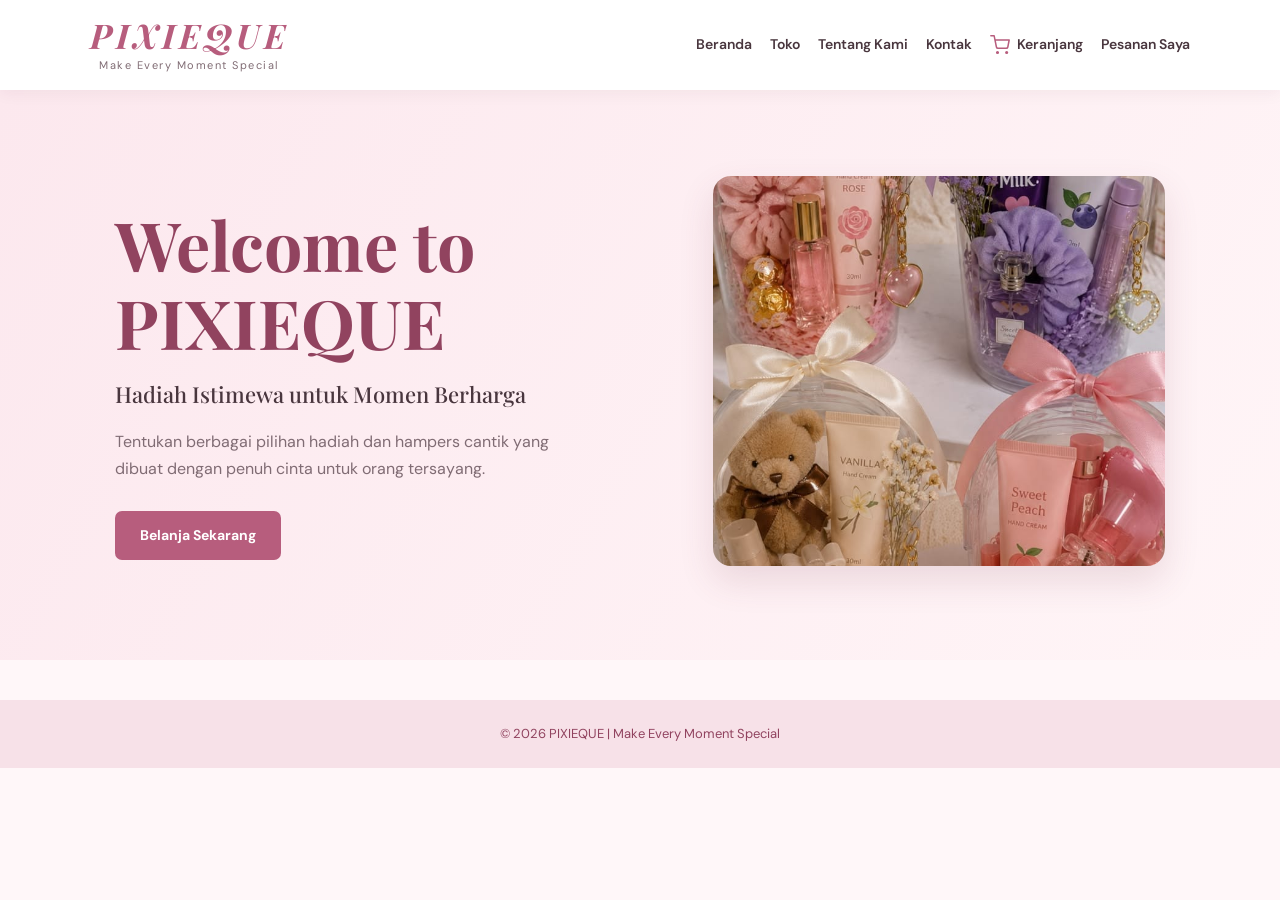
<file: index.html>
<!DOCTYPE html>
<html lang="id">
<head>
    <meta charset="UTF-8">
    <meta name="viewport" content="width=device-width, initial-scale=1.0">
    <title>PIXIEQUE - Gift & Hampers Shop</title>
    <link rel="stylesheet" href="style.css">
</head>
<body>

<header class="navbar">
    <div class="brand">
        <h1 class="logo">PIXIEQUE</h1>
        <p>Make Every Moment Special</p>
    </div>

    <nav>
        <a href="index.html">Beranda</a>
        <a href="toko.html">Toko</a>
        <a href="tentang.html">Tentang Kami</a>
        <a href="kontak.html">Kontak</a>

        <a href="keranjang.html" class="cart-link">
            <svg viewBox="0 0 24 24" aria-hidden="true">
                <circle cx="9" cy="21" r="1"></circle>
                <circle cx="20" cy="21" r="1"></circle>
                <path d="M1 1h4l2.68 13.39a2 2 0 0 0 2 1.61h9.72a2 2 0 0 0 2-1.61L23 6H6"></path>
            </svg>
            Keranjang
        </a>

        <a href="pesanan.html">Pesanan Saya</a>
    </nav>
</header>

<main>
    <section class="hero">
        <div class="hero-content">
            <h2>Welcome to PIXIEQUE</h2>
            <h3>Hadiah Istimewa untuk Momen Berharga</h3>

            <p>
                Tentukan berbagai pilihan hadiah dan hampers cantik
                yang dibuat dengan penuh cinta untuk orang tersayang.
            </p>

            <a href="toko.html" class="btn">Belanja Sekarang</a>
        </div>

        <div class="hero-image">
            <img src="images/hero-gift.jpeg" alt="Gift Hampers PIXIEQUE">
        </div>
    </section>
</main>

<footer>
    <p>© 2026 PIXIEQUE | Make Every Moment Special</p>
</footer>

</body>
</html>
</file>
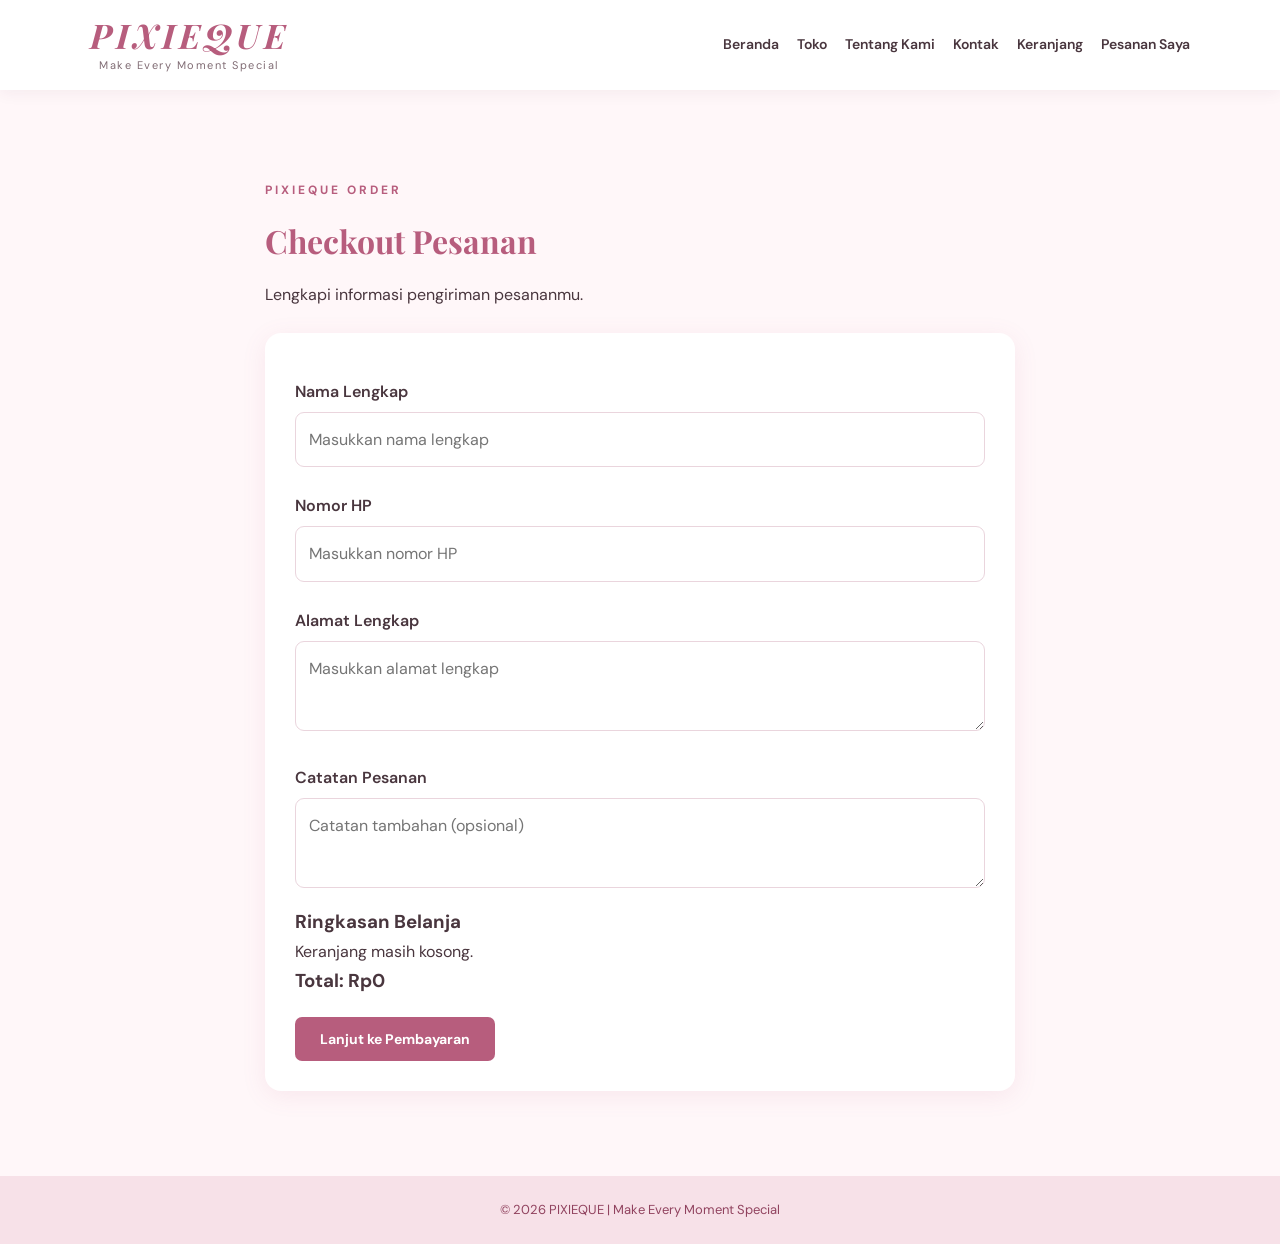
<file: checkout.html>
<!DOCTYPE html>
<html lang="id">
<head>
    <meta charset="UTF-8">
    <meta name="viewport" content="width=device-width, initial-scale=1.0">
    <title>Checkout - PIXIEQUE</title>
    <link rel="stylesheet" href="style.css">
</head>
<body>
<header class="navbar">
    <a href="index.html" class="brand">
        <h1 class="logo">PIXIEQUE</h1>
        <p>Make Every Moment Special</p>
    </a>
    <nav>
        <a href="index.html">Beranda</a>
        <a href="toko.html">Toko</a>
        <a href="tentang.html">Tentang Kami</a>
        <a href="kontak.html">Kontak</a>
        <a href="keranjang.html">Keranjang</a>
        <a href="pesanan.html">Pesanan Saya</a>
    </nav>
</header>

<main class="checkout-page">
    <span class="eyebrow">PIXIEQUE ORDER</span>
    <h2>Checkout Pesanan</h2>
    <p>Lengkapi informasi pengiriman pesananmu.</p>

    <form id="checkout-form" class="checkout-form">
        <label>Nama Lengkap</label>
        <input type="text" id="nama" required placeholder="Masukkan nama lengkap">

        <label>Nomor HP</label>
        <input type="tel" id="telepon" required placeholder="Masukkan nomor HP">

        <label>Alamat Lengkap</label>
        <textarea id="alamat" required placeholder="Masukkan alamat lengkap"></textarea>

        <label>Catatan Pesanan</label>
        <textarea id="catatan" placeholder="Catatan tambahan (opsional)"></textarea>

        <h3>Ringkasan Belanja</h3>
        <div id="checkout-summary"></div>
        <h3>Total: <span id="checkout-total">Rp0</span></h3>

        <button type="submit" class="btn">Lanjut ke Pembayaran</button>
    </form>
</main>

<footer>
    <p>© 2026 PIXIEQUE | Make Every Moment Special</p>
</footer>
<script src="script.js"></script>
</body>
</html>
</file>
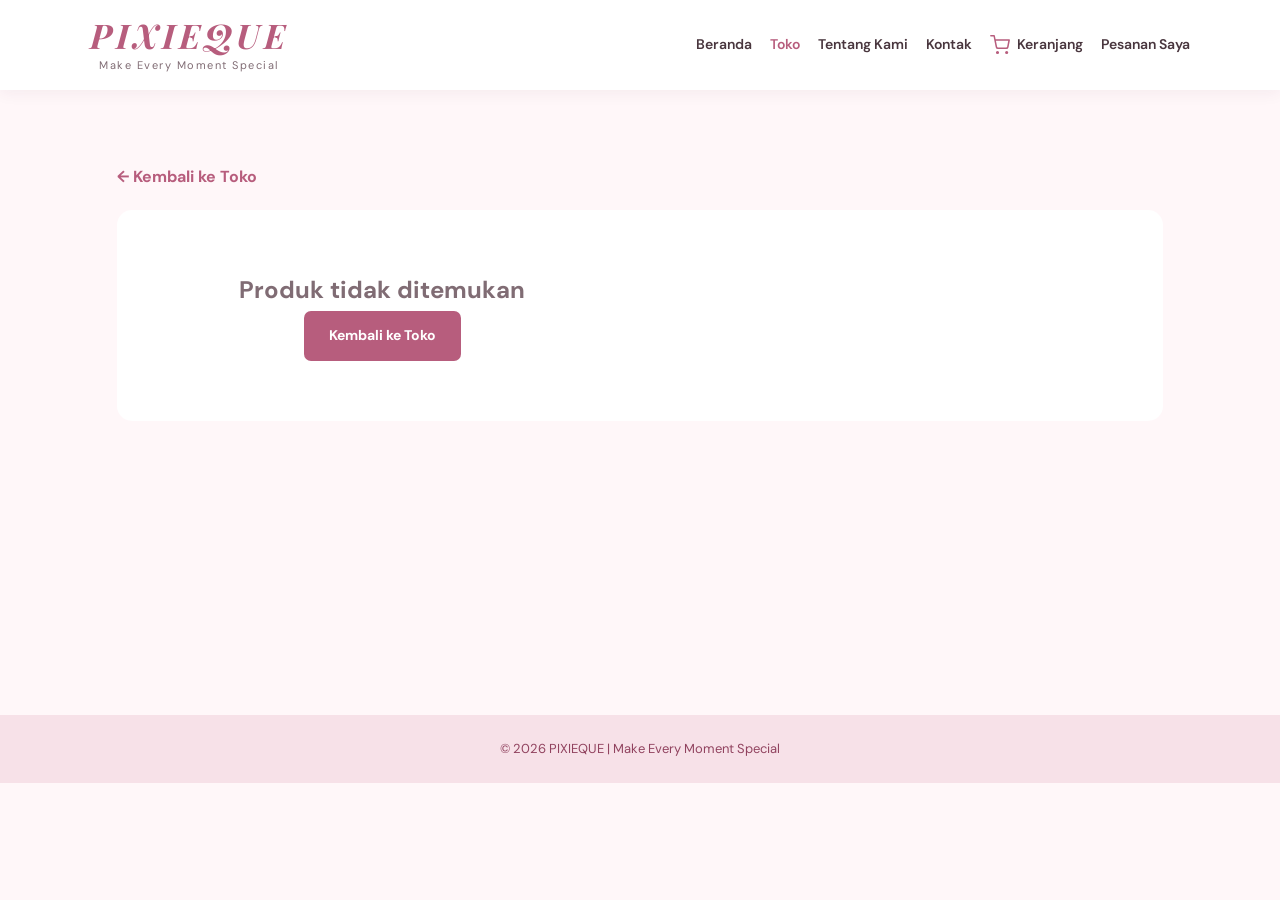
<file: detail.html>
<!DOCTYPE html>
<html lang="id">
<head>
    <meta charset="UTF-8">
    <meta name="viewport" content="width=device-width, initial-scale=1.0">
    <title>Detail Produk - PIXIEQUE</title>
    <link rel="stylesheet" href="style.css">
    <script src="script.js" defer></script>
</head>
<body>

<header class="navbar">
    <a href="index.html" class="brand">
        <h1 class="logo">PIXIEQUE</h1>
        <p>Make Every Moment Special</p>
    </a>
    <nav>
        <a href="index.html">Beranda</a>
        <a class="active" href="toko.html">Toko</a>
        <a href="tentang.html">Tentang Kami</a>
        <a href="kontak.html">Kontak</a>
        <a href="keranjang.html" class="cart-link">
    <svg viewBox="0 0 24 24" aria-hidden="true">
        <circle cx="9" cy="21" r="1"></circle>
        <circle cx="20" cy="21" r="1"></circle>
        <path d="M1 1h4l2.68 13.39a2 2 0 0 0 2 1.61h9.72a2 2 0 0 0 2-1.61L23 6H6"></path>
    </svg>
    Keranjang
</a>
        <a href="pesanan.html">Pesanan Saya</a>
    </nav>
</header>

<main class="page-container">
    <a href="toko.html" class="text-link">← Kembali ke Toko</a>

    <section id="product-detail" class="detail-layout">
        <p>Memuat detail produk...</p>
    </section>
</main>

<footer>
    <p>© 2026 PIXIEQUE | Make Every Moment Special</p>
</footer>

</body>
</html>
</file>
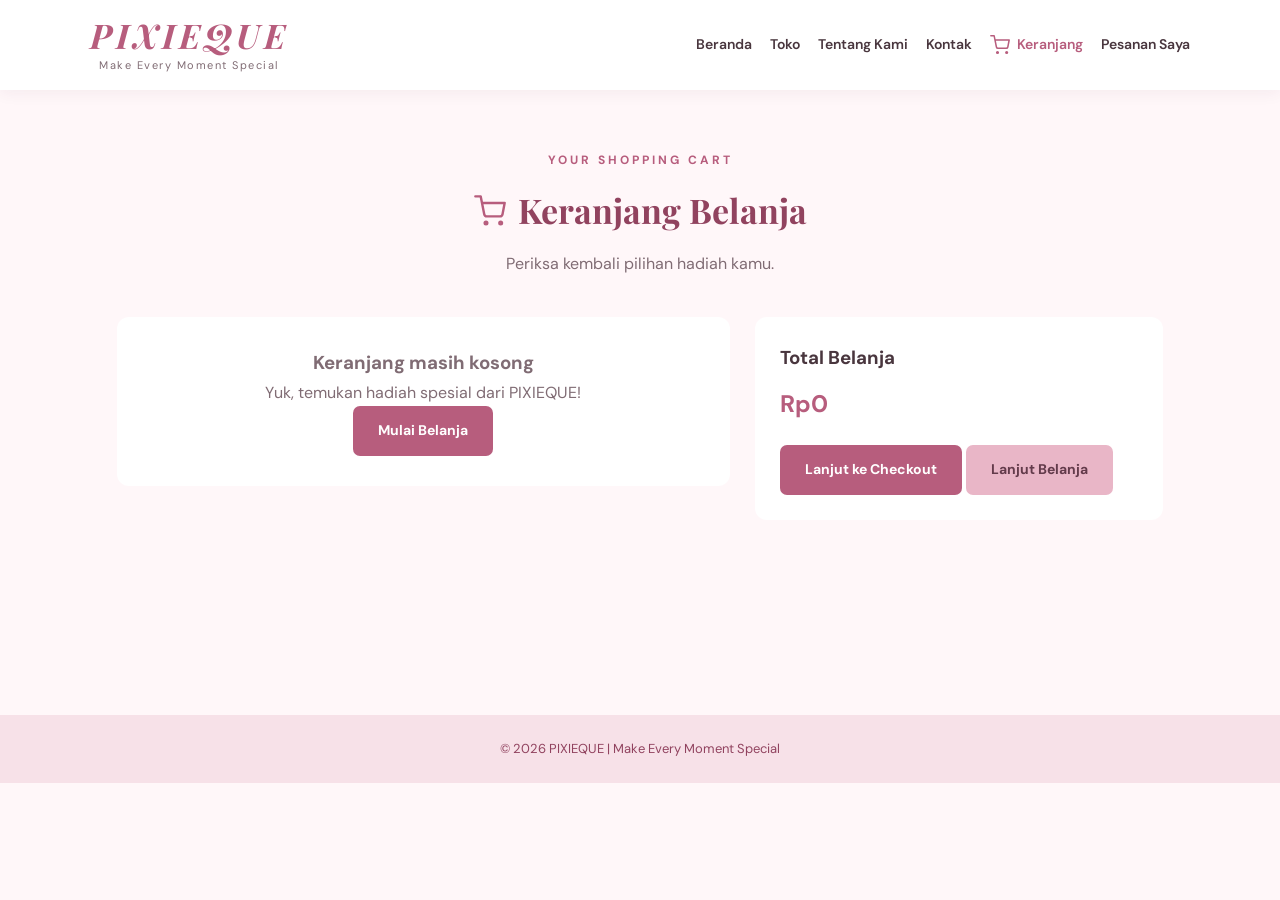
<file: keranjang.html>
<!DOCTYPE html>
<html lang="id">
<head>
    <meta charset="UTF-8">
    <meta name="viewport" content="width=device-width, initial-scale=1.0">
    <title>Keranjang - PIXIEQUE</title>
    <link rel="stylesheet" href="style.css">
    <script src="script.js" defer></script>
</head>
<body>

<header class="navbar">
    <a href="index.html" class="brand">
        <h1 class="logo">PIXIEQUE</h1>
        <p>Make Every Moment Special</p>
    </a>
   <nav>
    <a href="index.html">Beranda</a>
    <a href="toko.html">Toko</a>
    <a href="tentang.html">Tentang Kami</a>
    <a href="kontak.html">Kontak</a>
    <a href="keranjang.html" class="cart-link active">
        <svg viewBox="0 0 24 24" aria-hidden="true">
            <circle cx="9" cy="21" r="1"></circle>
            <circle cx="20" cy="21" r="1"></circle>
            <path d="M1 1h4l2.68 13.39a2 2 0 0 0 2 1.61h9.72a2 2 0 0 0 2-1.61L23 6H6"></path>
        </svg>
        Keranjang
    </a>
    <a href="pesanan.html">Pesanan Saya</a>
</nav>
</header>

<main class="page-container">
    <section class="page-heading">
        <span class="eyebrow">YOUR SHOPPING CART</span>
        <h2 class="cart-title">
    <svg viewBox="0 0 24 24" aria-hidden="true">
        <circle cx="9" cy="21" r="1"></circle>
        <circle cx="20" cy="21" r="1"></circle>
        <path d="M1 1h4l2.68 13.39a2 2 0 0 0 2 1.61h9.72a2 2 0 0 0 2-1.61L23 6H6"></path>
    </svg>
    Keranjang Belanja
</h2>
        <p>Periksa kembali pilihan hadiah kamu.</p>
    </section>

    <section class="cart-page">
        <div id="cart-items"></div>

        <div class="cart-summary">
            <h3>Total Belanja</h3>
            <h2 id="total">Rp0</h2>
            <a href="checkout.html" class="btn">Lanjut ke Checkout</a>
            <a href="toko.html" class="btn secondary-btn">Lanjut Belanja</a>
        </div>
    </section>
</main>

<footer>
    <p>© 2026 PIXIEQUE | Make Every Moment Special</p>
</footer>

</body>
</html>
</file>
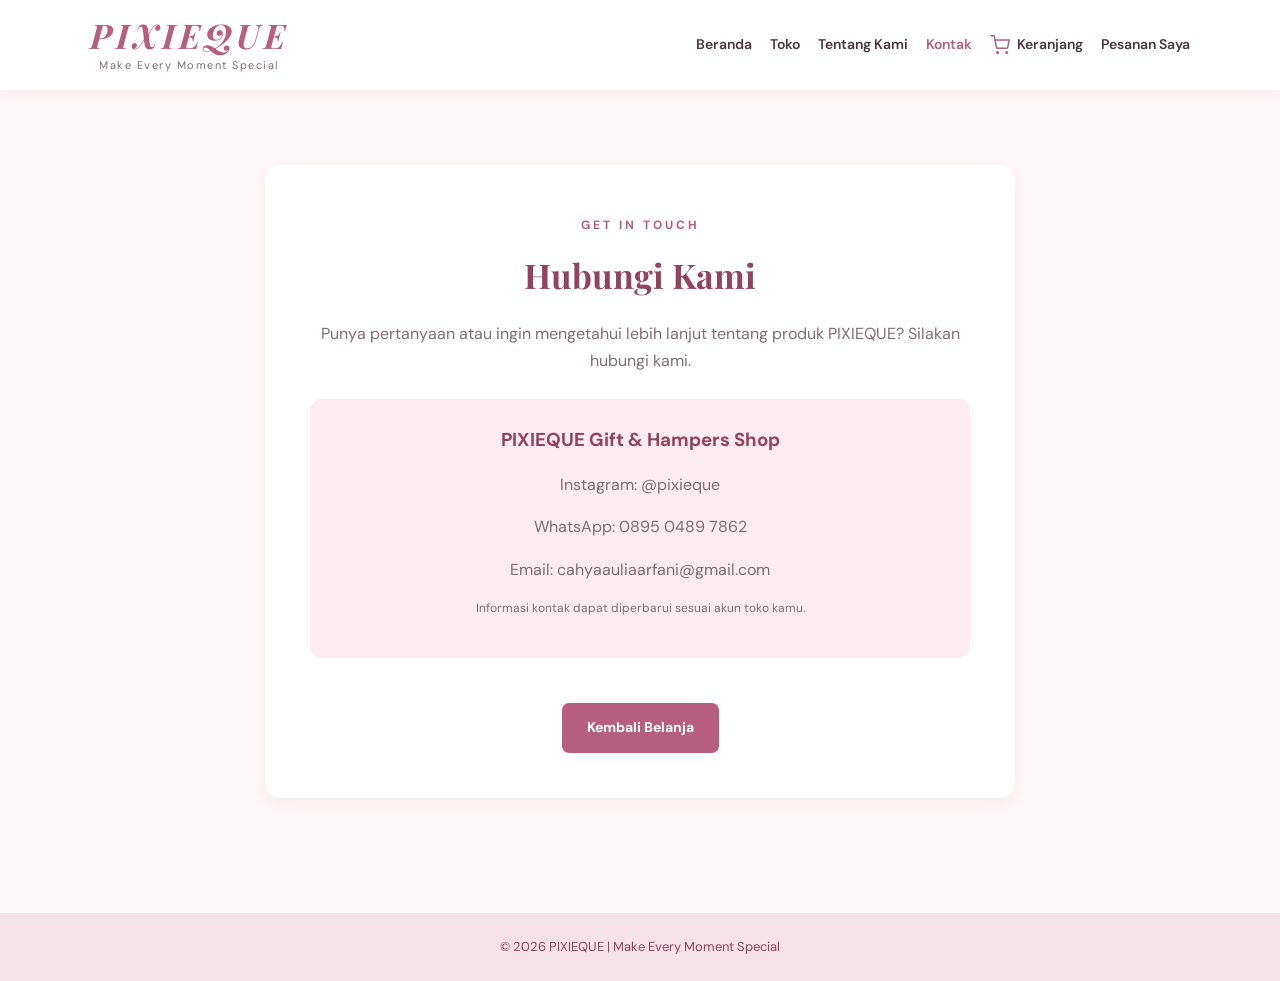
<file: kontak.html>
<!DOCTYPE html>
<html lang="id">
<head>
    <meta charset="UTF-8">
    <meta name="viewport" content="width=device-width, initial-scale=1.0">
    <title>Kontak - PIXIEQUE</title>
    <link rel="stylesheet" href="style.css">
</head>
<body>

<header class="navbar">
    <a href="index.html" class="brand">
        <h1 class="logo">PIXIEQUE</h1>
        <p>Make Every Moment Special</p>
    </a>
    <nav>
        <a href="index.html">Beranda</a>
        <a href="toko.html">Toko</a>
        <a href="tentang.html">Tentang Kami</a>
        <a class="active" href="kontak.html">Kontak</a>
        <a href="keranjang.html" class="cart-link">
    <svg viewBox="0 0 24 24" aria-hidden="true">
        <circle cx="9" cy="21" r="1"></circle>
        <circle cx="20" cy="21" r="1"></circle>
        <path d="M1 1h4l2.68 13.39a2 2 0 0 0 2 1.61h9.72a2 2 0 0 0 2-1.61L23 6H6"></path>
    </svg>
    Keranjang
</a>
        <a href="pesanan.html">Pesanan Saya</a>
    </nav>
</header>

<main class="page-container">
    <section class="contact-page">
        <span class="eyebrow">GET IN TOUCH</span>
        <h2>Hubungi Kami</h2>
        <p>
            Punya pertanyaan atau ingin mengetahui lebih lanjut
            tentang produk PIXIEQUE? Silakan hubungi kami.
        </p>

        <div class="contact-card">
            <h3>PIXIEQUE Gift & Hampers Shop</h3>
            <p>Instagram: @pixieque</p>
            <p>WhatsApp: 0895 0489 7862</p>
            <p>Email: cahyaauliaarfani@gmail.com</p>
            <p class="small-note">
                Informasi kontak dapat diperbarui sesuai akun toko kamu.
            </p>
        </div>

        <a href="toko.html" class="btn">Kembali Belanja</a>
    </section>
</main>

<footer>
    <p>© 2026 PIXIEQUE | Make Every Moment Special</p>
</footer>

</body>
</html>
</file>
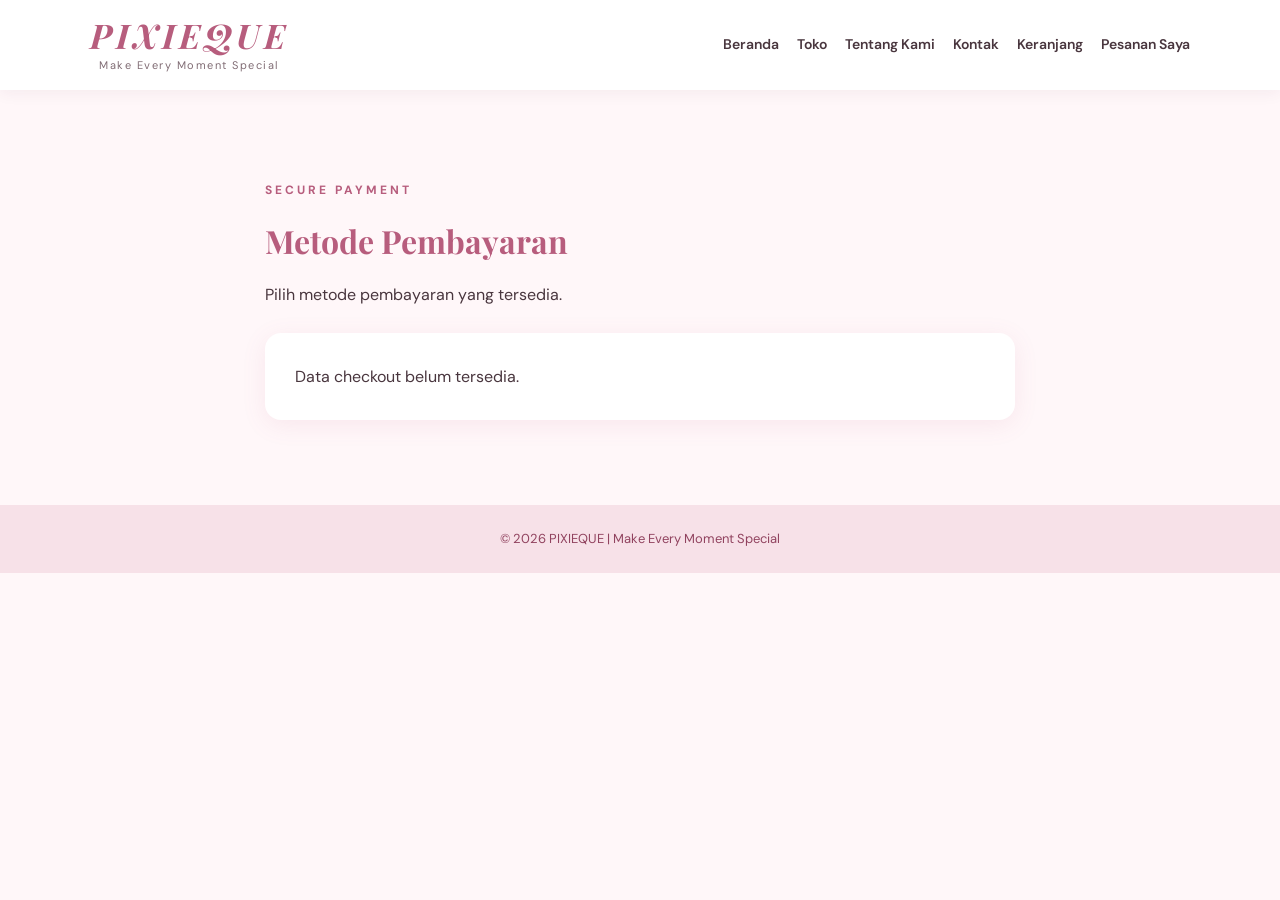
<file: pembayaran.html>
<!DOCTYPE html>
<html lang="id">
<head>
    <meta charset="UTF-8">
    <meta name="viewport" content="width=device-width, initial-scale=1.0">
    <title>Pembayaran - PIXIEQUE</title>
    <link rel="stylesheet" href="style.css">
</head>
<body>
<header class="navbar">
    <a href="index.html" class="brand">
        <h1 class="logo">PIXIEQUE</h1>
        <p>Make Every Moment Special</p>
    </a>
    <nav>
        <a href="index.html">Beranda</a>
        <a href="toko.html">Toko</a>
        <a href="tentang.html">Tentang Kami</a>
        <a href="kontak.html">Kontak</a>
        <a href="keranjang.html">Keranjang</a>
        <a href="pesanan.html">Pesanan Saya</a>
    </nav>
</header>

<main class="checkout-page">
    <span class="eyebrow">SECURE PAYMENT</span>
    <h2>Metode Pembayaran</h2>
    <p>Pilih metode pembayaran yang tersedia.</p>

    <div class="checkout-form">
        <div id="payment-summary"></div>

        <form id="payment-form">
            <label>
                <input type="radio" name="metode" value="Transfer Bank" required>
                Transfer Bank
            </label>

            <label>
                <input type="radio" name="metode" value="QRIS">
                QRIS
            </label>

            <label>
                <input type="radio" name="metode" value="COD">
                COD (Bayar di Tempat)
            </label>

            <button type="submit" class="btn">Konfirmasi Pesanan</button>
        </form>
    </div>
</main>

<footer>
    <p>© 2026 PIXIEQUE | Make Every Moment Special</p>
</footer>
<script src="script.js"></script>
</body>
</html>
</file>
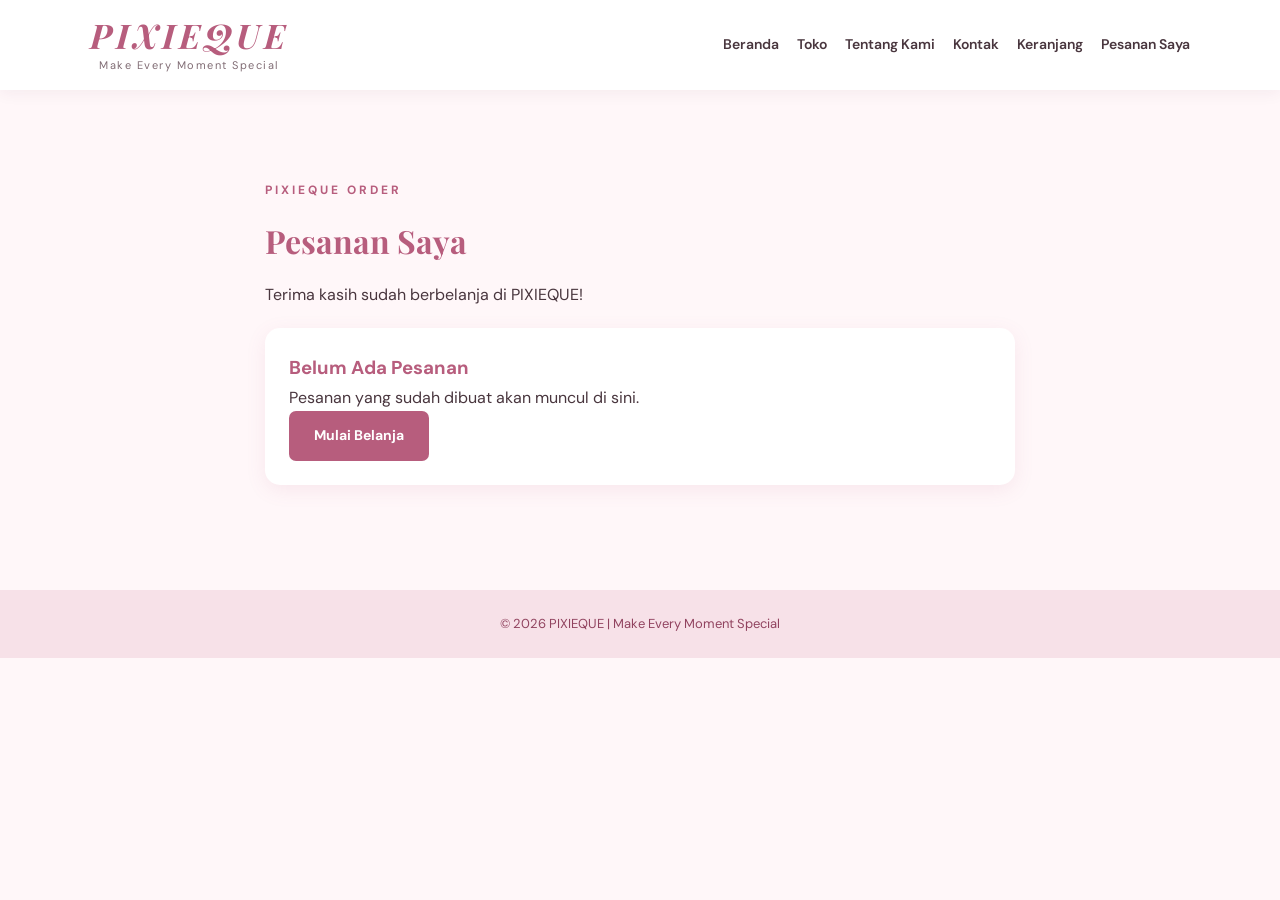
<file: pesanan.html>
<!DOCTYPE html>
<html lang="id">
<head>
    <meta charset="UTF-8">
    <meta name="viewport" content="width=device-width, initial-scale=1.0">
    <title>Pesanan Saya - PIXIEQUE</title>
    <link rel="stylesheet" href="style.css">
</head>
<body>
<header class="navbar">
    <a href="index.html" class="brand">
        <h1 class="logo">PIXIEQUE</h1>
        <p>Make Every Moment Special</p>
    </a>
    <nav>
        <a href="index.html">Beranda</a>
        <a href="toko.html">Toko</a>
        <a href="tentang.html">Tentang Kami</a>
        <a href="kontak.html">Kontak</a>
        <a href="keranjang.html">Keranjang</a>
        <a href="pesanan.html">Pesanan Saya</a>
    </nav>
</header>

<main class="checkout-page">
    <span class="eyebrow">PIXIEQUE ORDER</span>
    <h2>Pesanan Saya</h2>
    <p>Terima kasih sudah berbelanja di PIXIEQUE!</p>
    <div id="order-list"></div>
</main>

<footer>
    <p>© 2026 PIXIEQUE | Make Every Moment Special</p>
</footer>
<script src="script.js"></script>
</body>
</html>
</file>
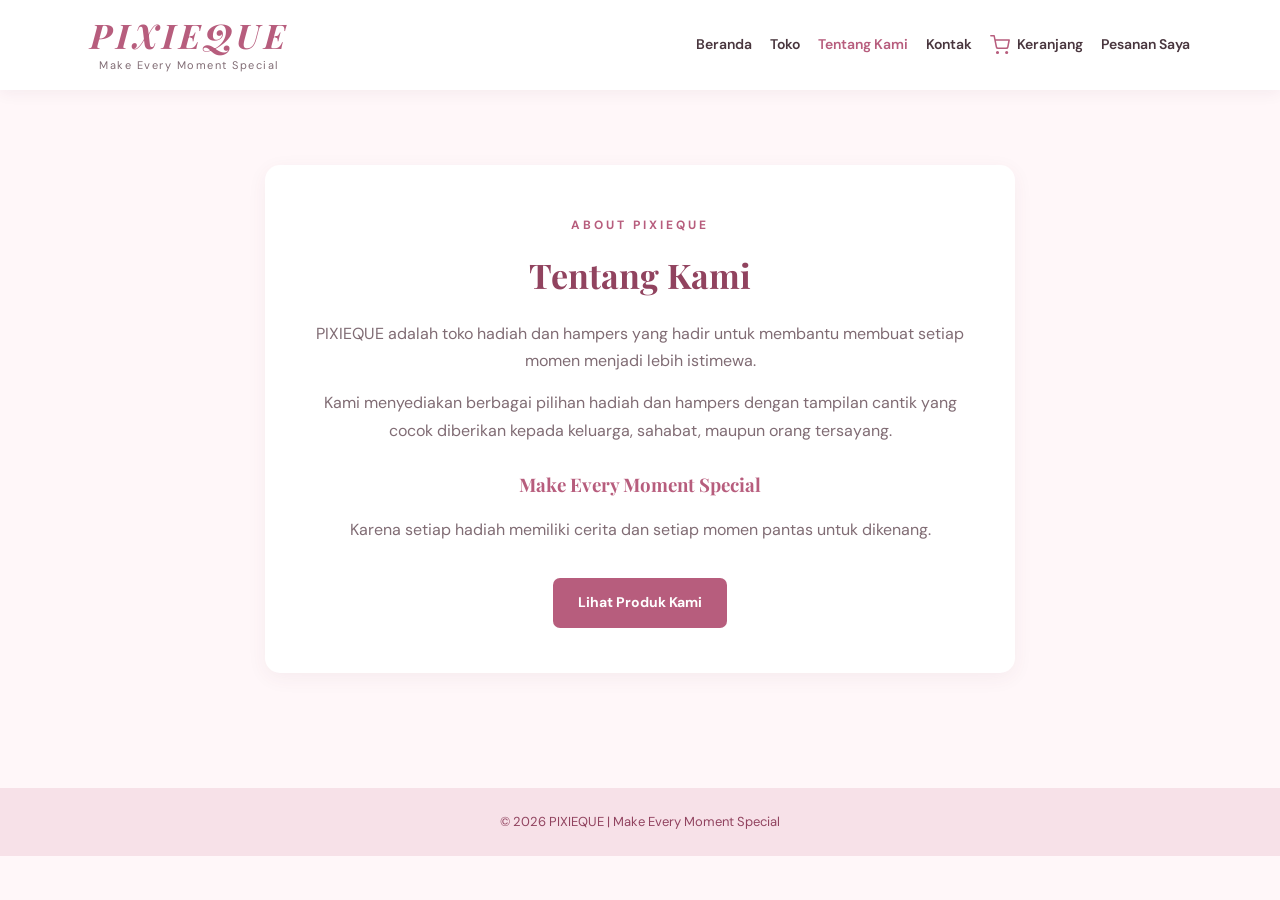
<file: tentang.html>
<!DOCTYPE html>
<html lang="id">
<head>
    <meta charset="UTF-8">
    <meta name="viewport" content="width=device-width, initial-scale=1.0">
    <title>Tentang Kami - PIXIEQUE</title>
    <link rel="stylesheet" href="style.css">
</head>
<body>

<header class="navbar">
    <a href="index.html" class="brand">
        <h1 class="logo">PIXIEQUE</h1>
        <p>Make Every Moment Special</p>
    </a>
    <nav>
        <a href="index.html">Beranda</a>
        <a href="toko.html">Toko</a>
        <a class="active" href="tentang.html">Tentang Kami</a>
        <a href="kontak.html">Kontak</a>
        <a href="keranjang.html" class="cart-link">
    <svg viewBox="0 0 24 24" aria-hidden="true">
        <circle cx="9" cy="21" r="1"></circle>
        <circle cx="20" cy="21" r="1"></circle>
        <path d="M1 1h4l2.68 13.39a2 2 0 0 0 2 1.61h9.72a2 2 0 0 0 2-1.61L23 6H6"></path>
    </svg>
    Keranjang
</a>
        <a href="pesanan.html">Pesanan Saya</a>
    </nav>
</header>

<main class="page-container">
    <section class="about-page">
        <span class="eyebrow">ABOUT PIXIEQUE</span>
        <h2>Tentang Kami</h2>
        <p>
            PIXIEQUE adalah toko hadiah dan hampers yang hadir untuk
            membantu membuat setiap momen menjadi lebih istimewa.
        </p>
        <p>
            Kami menyediakan berbagai pilihan hadiah dan hampers
            dengan tampilan cantik yang cocok diberikan kepada
            keluarga, sahabat, maupun orang tersayang.
        </p>
        <h3>Make Every Moment Special</h3>
        <p>
            Karena setiap hadiah memiliki cerita dan setiap momen
            pantas untuk dikenang.
        </p>
        <a href="toko.html" class="btn">Lihat Produk Kami</a>
    </section>
</main>

<footer>
    <p>© 2026 PIXIEQUE | Make Every Moment Special</p>
</footer>

</body>
</html>
</file>
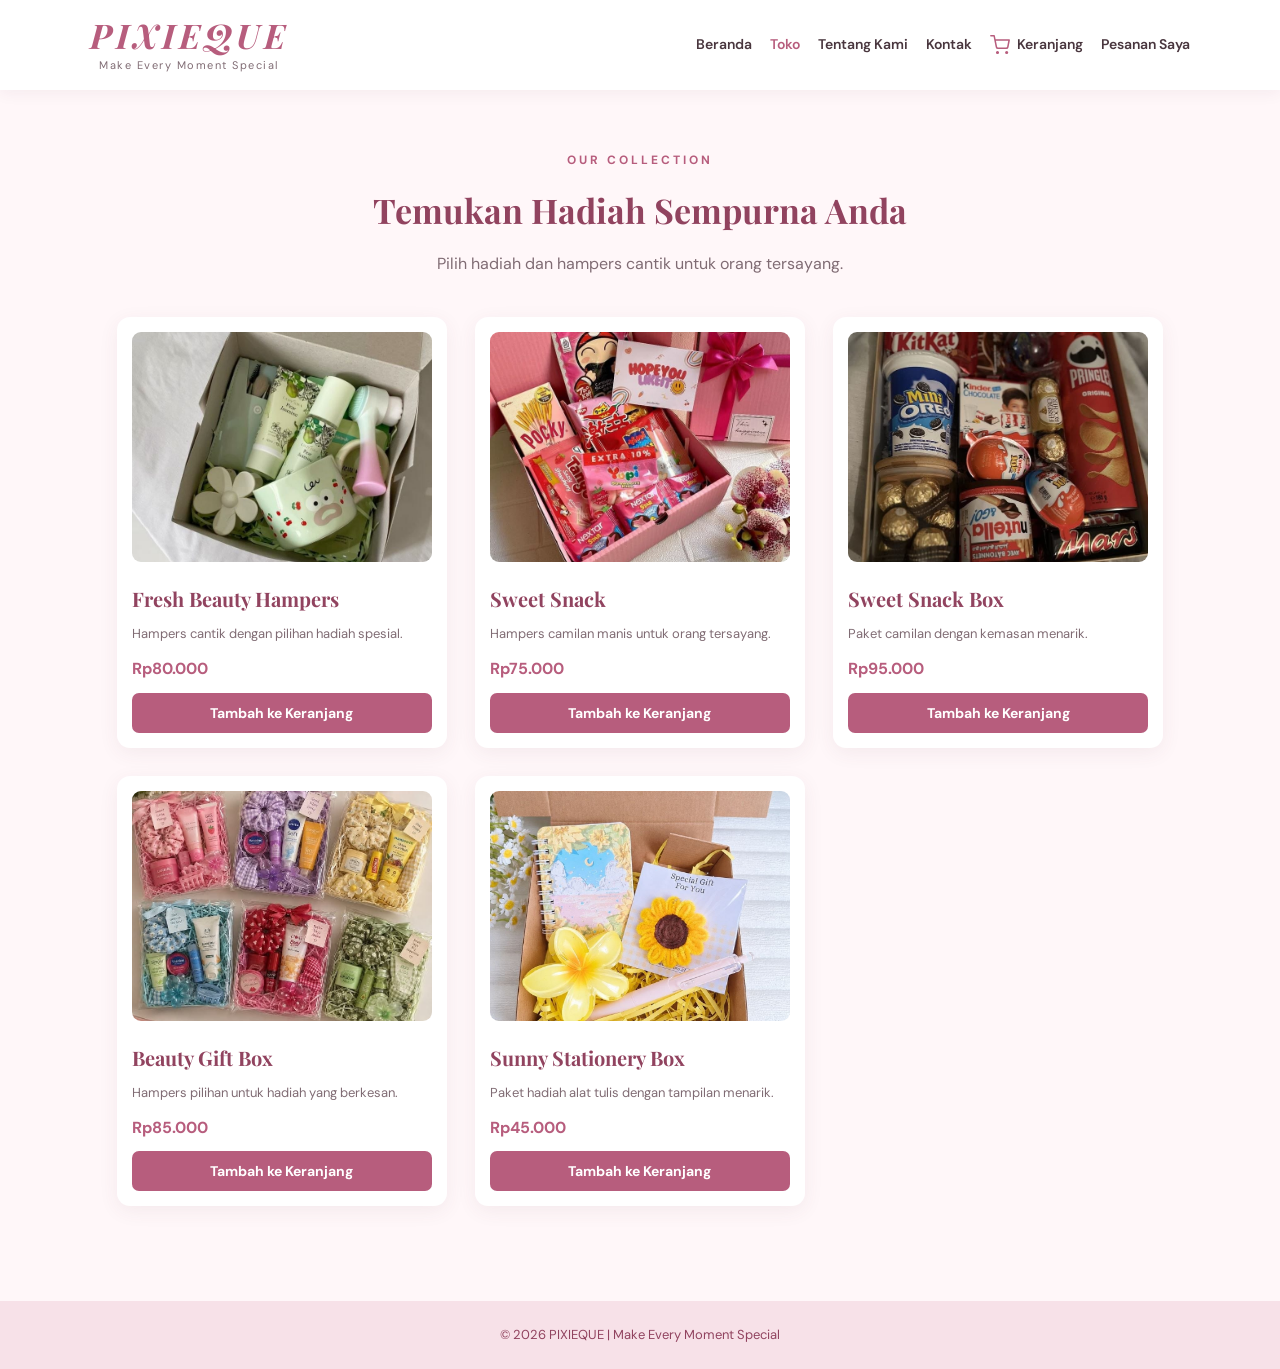
<file: toko.html>
<!DOCTYPE html>
<html lang="id">
<head>
    <meta charset="UTF-8">
    <meta name="viewport" content="width=device-width, initial-scale=1.0">
    <title>Toko - PIXIEQUE</title>
    <link rel="stylesheet" href="style.css">
    <script src="script.js" defer></script>
</head>
<body>

<header class="navbar">
    <a href="index.html" class="brand">
        <h1 class="logo">PIXIEQUE</h1>
        <p>Make Every Moment Special</p>
    </a>
    <nav>
        <a href="index.html">Beranda</a>
        <a class="active" href="toko.html">Toko</a>
        <a href="tentang.html">Tentang Kami</a>
        <a href="kontak.html">Kontak</a>
        <a href="keranjang.html" class="cart-link">
    <svg viewBox="0 0 24 24" aria-hidden="true">
        <circle cx="9" cy="21" r="1"></circle>
        <circle cx="20" cy="21" r="1"></circle>
        <path d="M1 1h4l2.68 13.39a2 2 0 0 0 2 1.61h9.72a2 2 0 0 0 2-1.61L23 6H6"></path>
    </svg>
    Keranjang
</a>
        <a href="pesanan.html">Pesanan Saya</a>
    </nav>
</header>

<main class="page-container">
    <section class="page-heading">
        <span class="eyebrow">OUR COLLECTION</span>
        <h2>Temukan Hadiah Sempurna Anda</h2>
        <p>Pilih hadiah dan hampers cantik untuk orang tersayang.</p>
    </section>

    <section class="product-container">

        <article class="product-card">
            <a href="detail.html?id=beauty">
                <img src="images/Gift Box.jpeg" alt="Fresh Beauty Hampers">
                <h3>Fresh Beauty Hampers</h3>
            </a>
            <p>Hampers cantik dengan pilihan hadiah spesial.</p>
            <strong>Rp80.000</strong>
            <button class="btn add-cart" data-id="beauty">Tambah ke Keranjang</button>
        </article>

        <article class="product-card">
            <a href="detail.html?id=snack">
                <img src="images/snack Hampers.jpeg" alt="Sweet Snack">
                <h3>Sweet Snack</h3>
            </a>
            <p>Hampers camilan manis untuk orang tersayang.</p>
            <strong>Rp75.000</strong>
            <button class="btn add-cart" data-id="snack">Tambah ke Keranjang</button>
        </article>

        <article class="product-card">
            <a href="detail.html?id=snackbox">
                <img src="images/Snack Box.jpeg" alt="Sweet Snack Box">
                <h3>Sweet Snack Box</h3>
            </a>
            <p>Paket camilan dengan kemasan menarik.</p>
            <strong>Rp95.000</strong>
            <button class="btn add-cart" data-id="snackbox">Tambah ke Keranjang</button>
        </article>

        <article class="product-card">
            <a href="detail.html?id=skincare">
                <img src="images/Skincare Hampers.jpeg" alt="Beauty Gift Box">
                <h3>Beauty Gift Box</h3>
            </a>
            <p>Hampers pilihan untuk hadiah yang berkesan.</p>
            <strong>Rp85.000</strong>
            <button class="btn add-cart" data-id="skincare">Tambah ke Keranjang</button>
        </article>

        <article class="product-card">
            <a href="detail.html?id=stationery">
                <img src="images/gift Hampers.jpeg" alt="Sunny Stationery Box">
                <h3>Sunny Stationery Box</h3>
            </a>
            <p>Paket hadiah alat tulis dengan tampilan menarik.</p>
            <strong>Rp45.000</strong>
            <button class="btn add-cart" data-id="stationery">Tambah ke Keranjang</button>
        </article>

    </section>
</main>

<footer>
    <p>© 2026 PIXIEQUE | Make Every Moment Special</p>
</footer>

</body>
</html>
</file>
<file: style.css>
@import url('https://fonts.googleapis.com/css2?family=DM+Sans:wght@400;500;600;700&family=Playfair+Display:wght@500;600;700&display=swap');

:root {
    --pink: #b75d7d;
    --dark-pink: #91435f;
    --light-pink: #fcebf0;
    --pale-pink: #fff7f9;
    --text: #49363e;
    --muted: #806c74;
    --white: #ffffff;
}

* {
    margin: 0;
    padding: 0;
    box-sizing: border-box;
}

body {
    font-family: 'DM Sans', sans-serif;
    background: var(--pale-pink);
    color: var(--text);
    line-height: 1.7;
}

a {
    text-decoration: none;
    color: inherit;
}

.navbar {
    min-height: 90px;
    padding: 15px 7%;
    background: white;
    display: flex;
    align-items: center;
    justify-content: space-between;
    gap: 25px;
    box-shadow: 0 3px 15px rgba(90, 40, 60, 0.06);
    position: sticky;
    top: 0;
    z-index: 10;
}

.brand {
    display: block;
    text-align: center;
    flex-shrink: 0;
}

.logo {
    color: var(--pink);
    font-family: 'Playfair Display', Georgia, serif;
    font-size: 34px;
    font-weight: 700;
    font-style: italic;
    letter-spacing: 4px;
    line-height: 1.2;
}

.brand p {
    color: var(--muted);
    font-size: 11px;
    letter-spacing: 1.5px;
}

.navbar nav {
    display: flex;
    align-items: center;
    justify-content: flex-end;
    flex-wrap: wrap;
    gap: 25px;
}

.navbar nav a {
    font-size: 14px;
    font-weight: 600;
    transition: 0.2s;
}

.navbar nav a:hover,
.navbar nav a.active {
    color: var(--pink);
}

.hero {
    min-height: 570px;
    padding: 65px 9%;
    background: linear-gradient(120deg, #fce8ee, #fff5f7);
    display: grid;
    grid-template-columns: 1.1fr 0.9fr;
    align-items: center;
    gap: 45px;
}

.hero-content {
    max-width: 580px;
}

.eyebrow {
    color: var(--pink);
    font-size: 12px;
    font-weight: 700;
    letter-spacing: 3px;
}

.hero h2 {
    font-family: 'Playfair Display', Georgia, serif;
    font-size: clamp(42px, 5.5vw, 68px);
    line-height: 1.15;
    color: var(--dark-pink);
    margin: 15px 0;
}

.hero h3 {
    font-family: 'Playfair Display', Georgia, serif;
    font-size: 22px;
    font-weight: 500;
    margin-bottom: 15px;
}

.hero-content p {
    color: var(--muted);
    max-width: 470px;
    margin-bottom: 28px;
}

.hero-image img {
    width: 100%;
    height: 390px;
    object-fit: cover;
    border-radius: 18px;
    box-shadow: 0 15px 35px rgba(120, 60, 80, 0.14);
}

.btn {
    display: inline-block;
    border: none;
    background: var(--pink);
    color: white;
    padding: 13px 25px;
    border-radius: 7px;
    font-family: inherit;
    font-size: 14px;
    font-weight: 700;
    cursor: pointer;
    transition: 0.2s;
}

.btn:hover {
    background: var(--dark-pink);
    transform: translateY(-2px);
}

.home-intro {
    text-align: center;
    padding: 75px 20px;
}

.home-intro h2,
.page-heading h2,
.about-page h2,
.contact-page h2 {
    font-family: 'Playfair Display', Georgia, serif;
    color: var(--dark-pink);
    font-size: 34px;
    margin: 10px 0;
}

.home-intro p,
.page-heading p {
    color: var(--muted);
}

.text-link {
    display: inline-block;
    margin-top: 18px;
    color: var(--pink);
    font-weight: 700;
}

.page-container {
    max-width: 1200px;
    min-height: 65vh;
    margin: auto;
    padding: 55px 6%;
}

.page-heading {
    text-align: center;
    margin-bottom: 40px;
}

.product-container {
    display: grid;
    grid-template-columns: repeat(3, minmax(0, 1fr));
    gap: 28px;
}

.product-card {
    background: white;
    padding: 15px;
    border-radius: 13px;
    box-shadow: 0 5px 20px rgba(100, 50, 70, 0.07);
    transition: 0.25s;
}

.product-card:hover {
    transform: translateY(-5px);
    box-shadow: 0 10px 25px rgba(100, 50, 70, 0.13);
}

.product-card img {
    width: 100%;
    height: 230px;
    object-fit: cover;
    border-radius: 9px;
}

.product-card h3 {
    color: var(--dark-pink);
    font-family: 'Playfair Display', Georgia, serif;
    font-size: 20px;
    margin-top: 12px;
}

.product-card p {
    font-size: 13px;
    color: var(--muted);
    margin: 7px 0;
}

.product-card strong {
    display: block;
    color: var(--pink);
    margin: 10px 0;
}

.product-card .btn {
    width: 100%;
    padding: 11px 8px;
}

.detail-layout {
    display: grid;
    grid-template-columns: 1fr 1fr;
    gap: 45px;
    align-items: center;
    background: white;
    padding: 30px;
    border-radius: 15px;
    margin-top: 20px;
}

.detail-layout img {
    width: 100%;
    max-height: 430px;
    object-fit: cover;
    border-radius: 12px;
}

.detail-info h2 {
    font-family: 'Playfair Display', Georgia, serif;
    font-size: 34px;
    color: var(--dark-pink);
    margin-bottom: 10px;
}

.detail-price {
    color: var(--pink);
    font-size: 24px;
    font-weight: 700;
    margin: 15px 0;
}

.detail-info p {
    color: var(--muted);
    margin-bottom: 15px;
}

.detail-info .btn {
    margin-top: 15px;
}

.about-page,
.contact-page {
    max-width: 750px;
    margin: 20px auto;
    padding: 45px;
    text-align: center;
    background: white;
    border-radius: 15px;
    box-shadow: 0 5px 20px rgba(100, 50, 70, 0.06);
}

.about-page p,
.contact-page p {
    color: var(--muted);
    margin: 15px 0;
}

.about-page h3 {
    color: var(--pink);
    font-family: 'Playfair Display', Georgia, serif;
    margin-top: 25px;
}

.about-page .btn,
.contact-page .btn {
    margin-top: 20px;
}

.contact-card {
    background: var(--light-pink);
    padding: 25px;
    border-radius: 12px;
    margin: 25px 0;
}

.contact-card h3 {
    color: var(--dark-pink);
}

.small-note {
    font-size: 12px;
}

.cart-page {
    display: grid;
    grid-template-columns: 1.5fr 1fr;
    gap: 25px;
    align-items: start;
}

.cart-item {
    display: flex;
    align-items: center;
    gap: 15px;
    background: white;
    padding: 15px;
    margin-bottom: 12px;
    border-radius: 10px;
}

.cart-item img {
    width: 90px;
    height: 90px;
    object-fit: cover;
    border-radius: 8px;
}

.cart-item-info {
    flex: 1;
}

.cart-item-info h3 {
    color: var(--dark-pink);
    font-size: 16px;
}

.cart-item-info p {
    color: var(--pink);
    font-weight: 700;
}

.quantity-controls {
    display: flex;
    align-items: center;
    gap: 10px;
    margin-top: 8px;
}

.quantity-controls button,
.remove-btn {
    border: none;
    background: var(--light-pink);
    color: var(--dark-pink);
    padding: 5px 10px;
    border-radius: 5px;
    cursor: pointer;
}

.remove-btn {
    background: #fff0f0;
    color: #b34b4b;
}

.cart-summary {
    background: white;
    border-radius: 12px;
    padding: 25px;
}

.cart-summary h2 {
    color: var(--pink);
    margin: 10px 0 20px;
}

.secondary-btn {
    background: #e9b6c7;
    color: #633b4b;
}

.empty-cart {
    background: white;
    border-radius: 12px;
    padding: 30px;
    text-align: center;
    color: var(--muted);
}

footer {
    background: #f7e1e8;
    color: var(--dark-pink);
    padding: 23px;
    text-align: center;
    font-size: 13px;
    margin-top: 40px;
}

@media (max-width: 850px) {
    .navbar {
        flex-direction: column;
        padding: 18px;
    }

    .navbar nav {
        justify-content: center;
        gap: 15px;
    }

    .hero {
        grid-template-columns: 1fr 1fr;
        padding: 45px 5%;
    }

    .hero-image img {
        height: 300px;
    }

    .product-container {
        grid-template-columns: repeat(2, minmax(0, 1fr));
    }
}

@media (max-width: 600px) {
    .navbar nav {
        gap: 10px 16px;
    }

    .navbar nav a {
        font-size: 12px;
    }

    .hero {
        grid-template-columns: 1fr;
        text-align: center;
    }

    .hero-content {
        margin: auto;
    }

    .hero-content p {
        margin-left: auto;
        margin-right: auto;
    }

    .hero-image img {
        height: 280px;
    }

    .product-container {
        grid-template-columns: 1fr;
    }

    .detail-layout,
    .cart-page {
        grid-template-columns: 1fr;
    }

    .detail-layout {
        padding: 18px;
    }

    .about-page,
    .contact-page {
        padding: 25px 18px;
    }

    .home-intro h2,
    .page-heading h2 {
        font-size: 27px;
    }

    .cart-item {
        flex-wrap: wrap;
    }
}
/* IKON KERANJANG */

.cart-link {
    display: inline-flex;
    align-items: center;
    gap: 7px;
}

.cart-link svg {
    width: 20px;
    height: 20px;
    fill: none;
    stroke: #b75d7d;
    stroke-width: 1.8;
    stroke-linecap: round;
    stroke-linejoin: round;
}

.cart-title {
    display: flex;
    align-items: center;
    justify-content: center;
    gap: 12px;
}

.cart-title svg {
    width: 32px;
    height: 32px;
    fill: none;
    stroke: #b75d7d;
    stroke-width: 1.8;
    stroke-linecap: round;
    stroke-linejoin: round;
}
/* JUMLAH PRODUK DI IKON KERANJANG */

.cart-link {
    position: relative;
}

.cart-count {
    display: inline-flex;
    align-items: center;
    justify-content: center;
    min-width: 19px;
    height: 19px;
    padding: 0 5px;
    border-radius: 50px;
    background: #b75d7d;
    color: white;
    font-size: 11px;
    font-weight: 700;
    line-height: 1;
}
/* CHECKOUT, PEMBAYARAN, DAN PESANAN */

.checkout-page {
    max-width: 800px;
    margin: 60px auto;
    padding: 25px;
}

.checkout-page h2 {
    font-family: 'Playfair Display', serif;
    font-size: 32px;
    color: var(--pink);
    margin: 12px 0;
}

.checkout-form {
    background: white;
    padding: 30px;
    margin-top: 25px;
    border-radius: 16px;
    box-shadow: 0 5px 25px rgba(183,93,125,0.10);
}

.checkout-form label {
    display: block;
    margin: 15px 0 7px;
    color: var(--text);
    font-weight: 600;
}

.checkout-form input:not([type="radio"]),
.checkout-form textarea {
    width: 100%;
    padding: 13px;
    border: 1px solid #ead5dd;
    border-radius: 9px;
    font: inherit;
    box-sizing: border-box;
    margin-bottom: 10px;
}

.checkout-form textarea {
    min-height: 90px;
    resize: vertical;
}

.checkout-form input[type="radio"] {
    accent-color: var(--pink);
    margin-right: 8px;
}

.checkout-form .btn {
    margin-top: 20px;
    border: none;
    cursor: pointer;
}

.order-card {
    background: white;
    padding: 24px;
    margin: 20px 0;
    border-radius: 15px;
    box-shadow: 0 5px 20px rgba(183,93,125,0.10);
}

.order-card h3 {
    color: var(--pink);
}

.order-status {
    color: var(--dark-pink);
    font-weight: bold;
}

@media(max-width:600px) {
    .checkout-page {
        margin: 25px auto;
        padding: 18px;
    }

    .checkout-form {
        padding: 20px;
    }
}
/* MENU PESANAN SAYA */

.navbar nav {
    display: flex;
    align-items: center;
    justify-content: flex-end;
    flex-wrap: nowrap;
    gap: 18px;
}

.navbar nav a {
    white-space: nowrap;
}

@media (max-width: 850px) {
    .navbar nav {
        flex-wrap: wrap;
        justify-content: center;
    }
}
</file>
